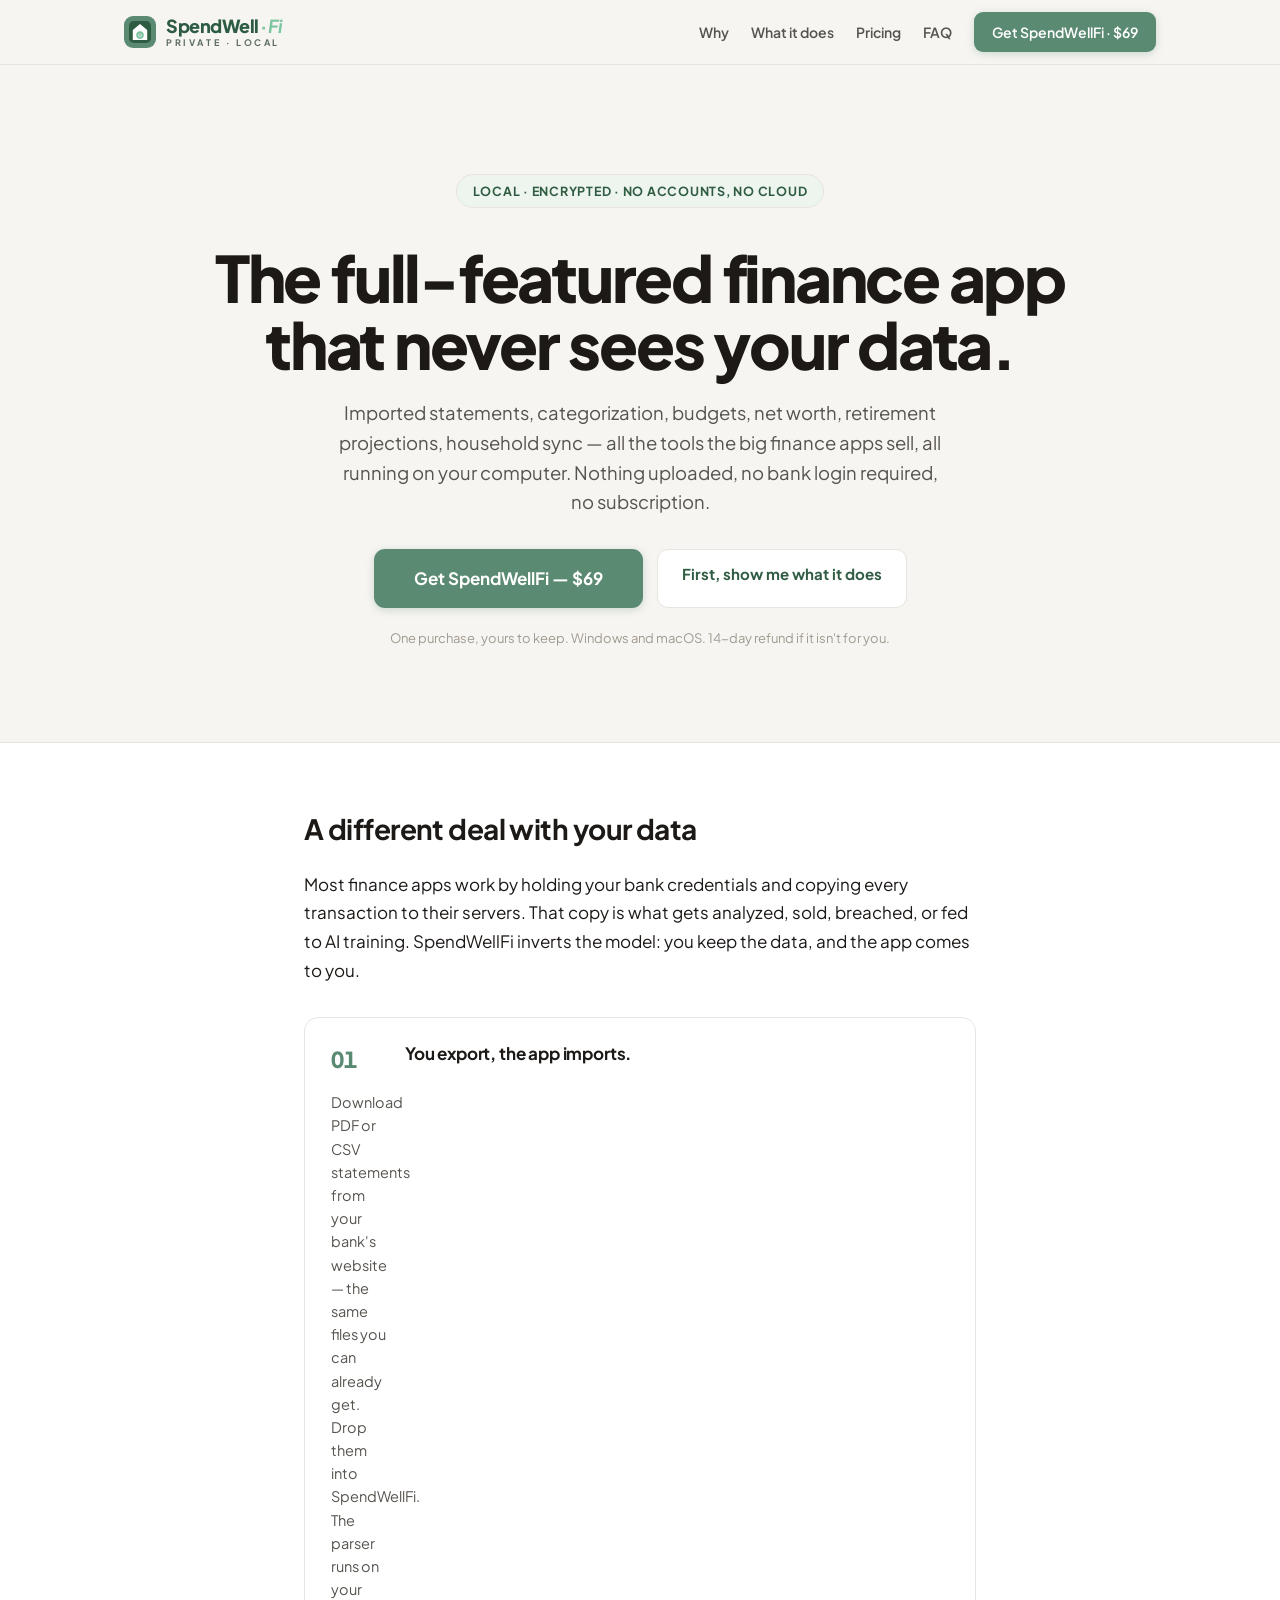
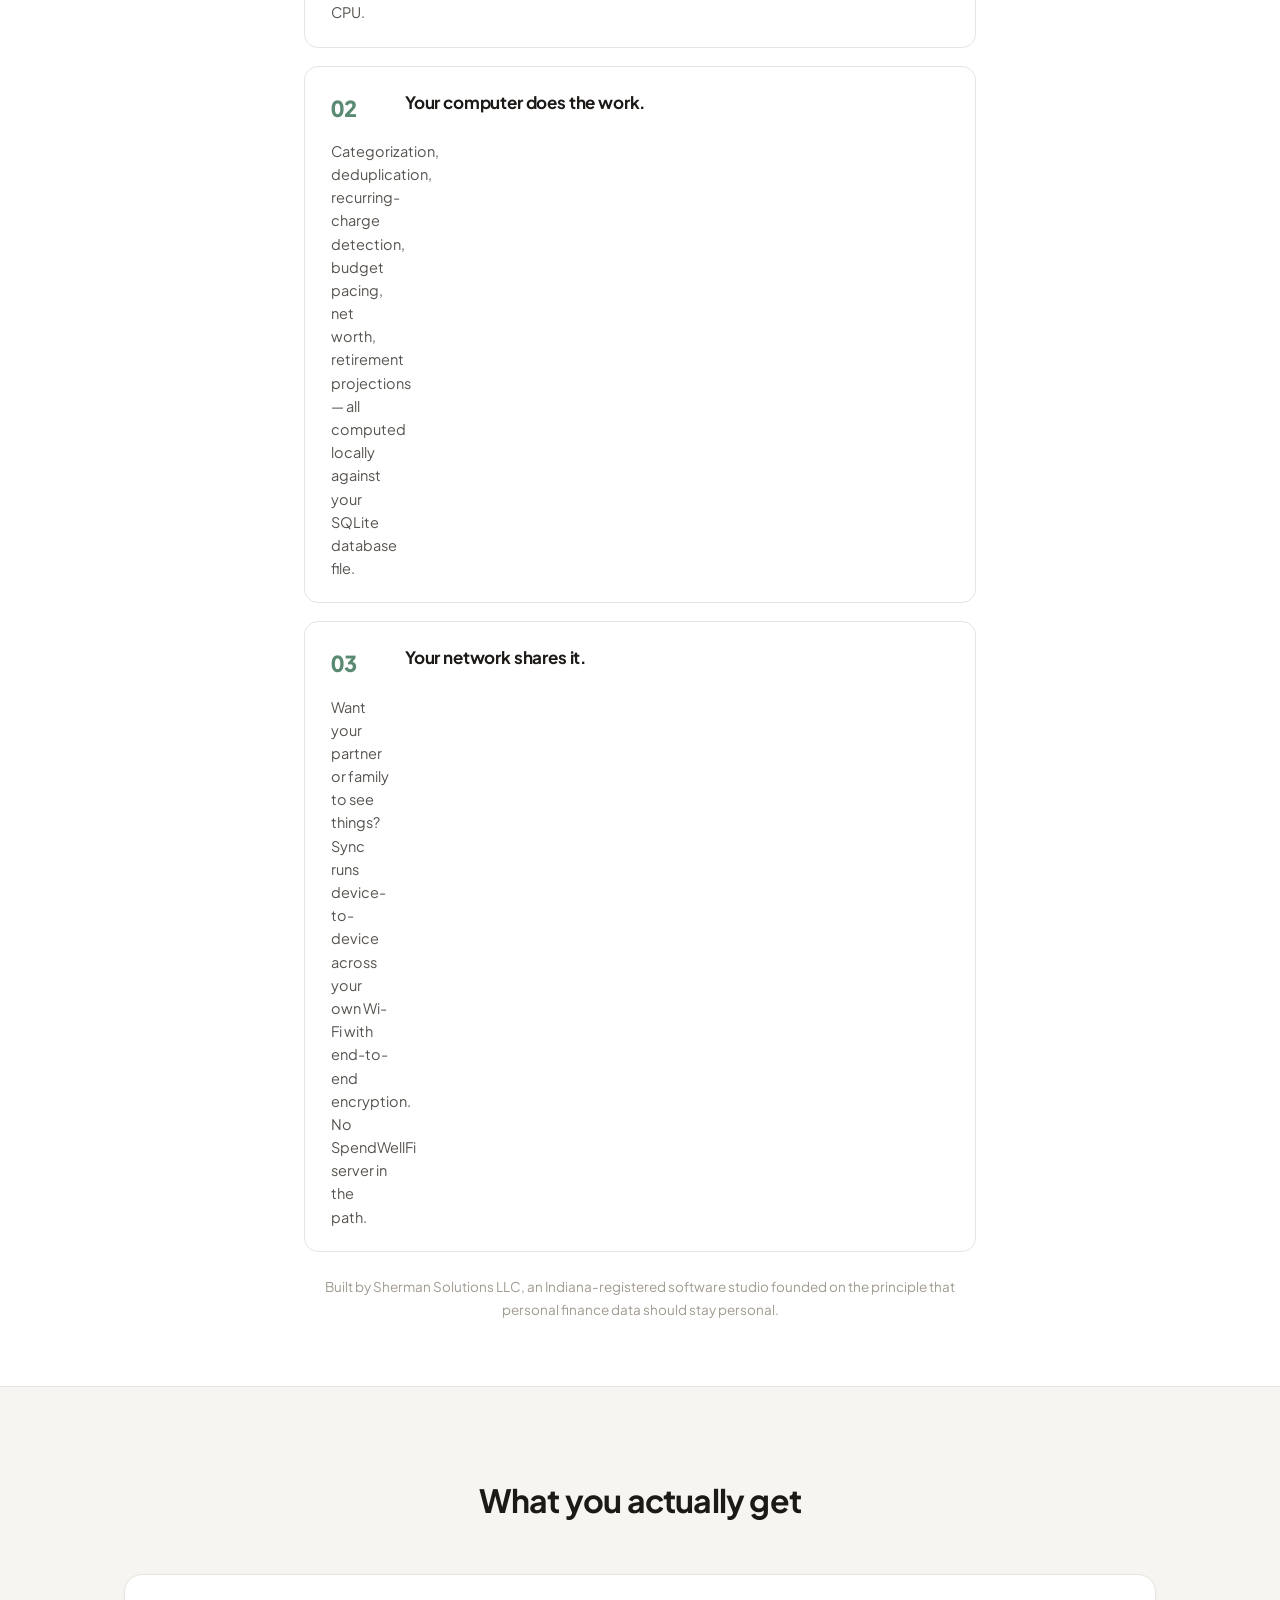
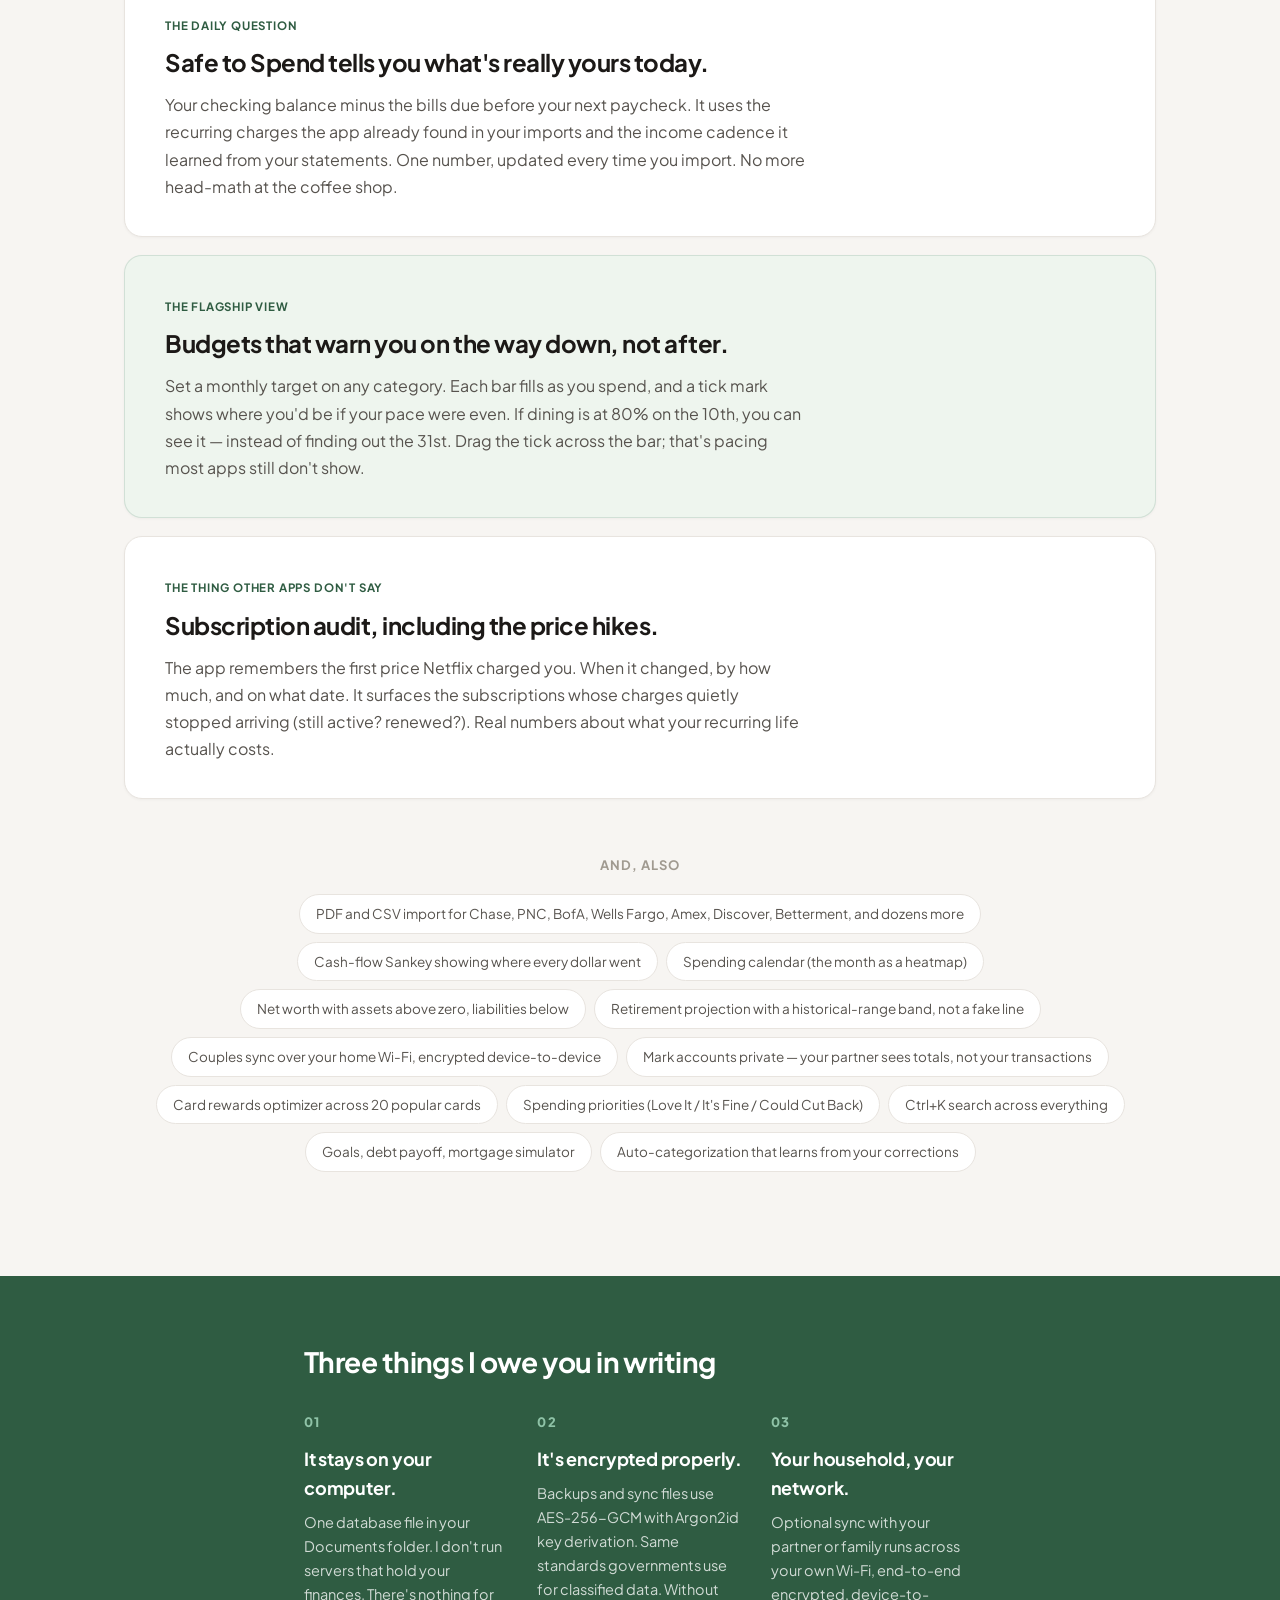
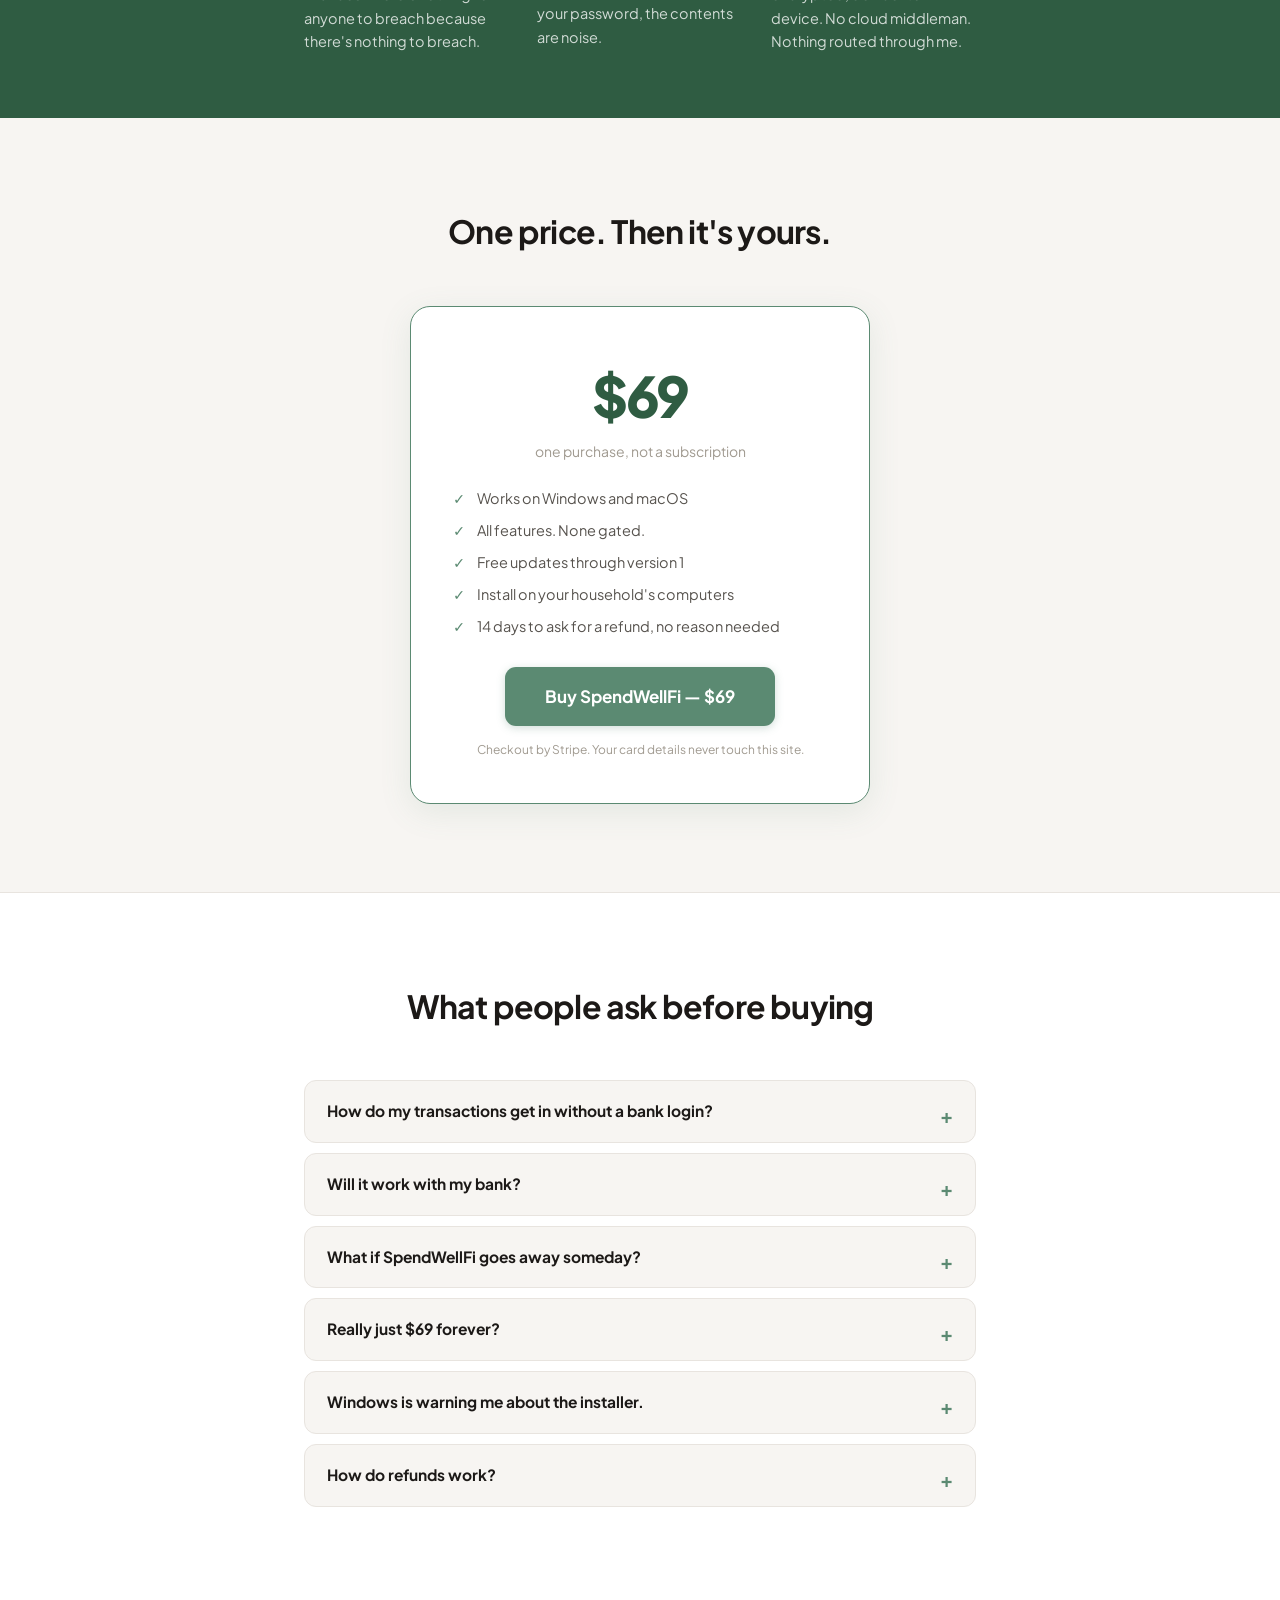
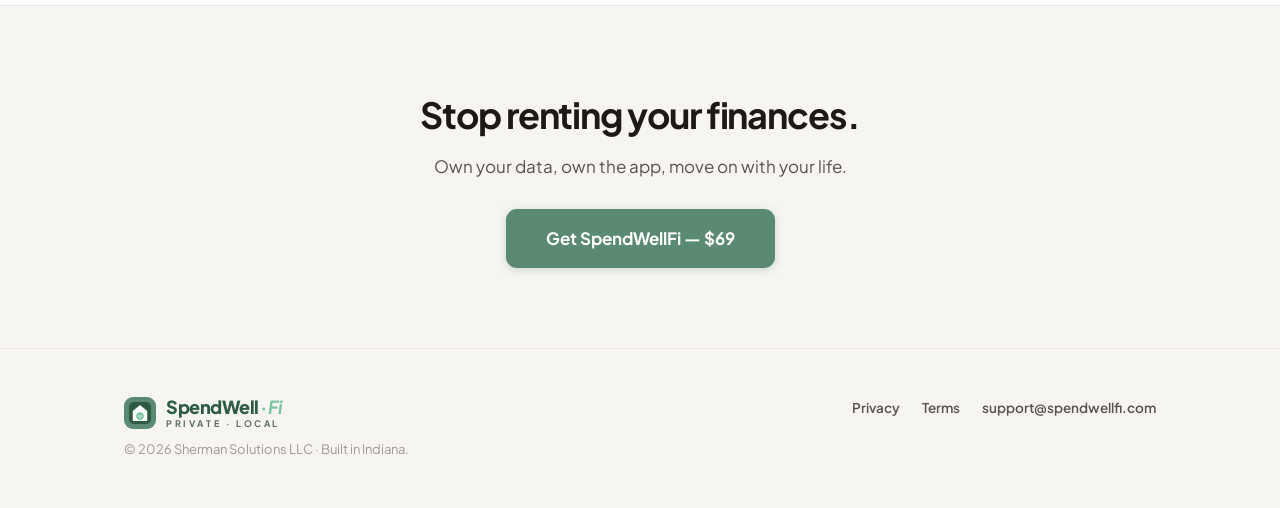
<file: index.html>
<!DOCTYPE html>
<html lang="en">
<head>
  <meta charset="UTF-8" />
  <meta name="viewport" content="width=device-width, initial-scale=1.0" />
  <title>SpendWellFi — Personal finance that stays on your computer</title>
  <meta name="description" content="The privacy-first finance app. Import bank statements, track spending, plan retirement. Everything runs on your machine, encrypted." />
  <link rel="preconnect" href="https://fonts.googleapis.com" />
  <link rel="preconnect" href="https://fonts.gstatic.com" crossorigin />
  <link href="https://fonts.googleapis.com/css2?family=Plus+Jakarta+Sans:wght@400;500;600;700;800&display=swap" rel="stylesheet" />
  <link rel="icon" type="image/svg+xml" href="icons/favicon.svg" />
  <link rel="icon" type="image/png" sizes="32x32" href="icons/favicon-32.png" />
  <link rel="icon" type="image/png" sizes="16x16" href="icons/favicon-16.png" />
  <link rel="apple-touch-icon" sizes="180x180" href="icons/apple-touch-icon.png" />
  <link rel="manifest" href="site.webmanifest" />
  <meta name="theme-color" content="#2D5C42" />
  <meta property="og:type" content="website" />
  <meta property="og:url" content="https://spendwellfi.com/" />
  <meta property="og:title" content="SpendWellFi — Personal finance that stays on your computer" />
  <meta property="og:description" content="The full-featured finance app that never sees your data. Local · encrypted · yours." />
  <meta property="og:image" content="https://spendwellfi.com/icons/og-card.png" />
  <meta property="og:image:width" content="1200" />
  <meta property="og:image:height" content="630" />
  <meta name="twitter:card" content="summary_large_image" />
  <meta name="twitter:title" content="SpendWellFi — The finance app that never sees your data" />
  <meta name="twitter:description" content="One-time purchase. Runs on your computer. Local · encrypted · yours." />
  <meta name="twitter:image" content="https://spendwellfi.com/icons/og-card.png" />
  <link rel="stylesheet" href="styles.css" />
</head>
<body>

  <!-- ── Nav ─────────────────────────────────────────────────────── -->
  <nav class="nav">
    <div class="container nav-inner">
      <a href="/" class="brand">
        <span class="brand-mark" aria-hidden="true">
          <svg viewBox="0 0 64 64">
            <rect width="64" height="64" rx="14" fill="#2D5C42" />
            <path fill="#ffffff" d="M 32 9 L 53 26 L 53 55 L 11 55 L 11 26 Z" />
            <circle cx="32" cy="41" r="11" fill="#7BC5A0" />
            <circle cx="32" cy="41" r="5" fill="#ffffff" />
            <circle cx="32" cy="41" r="1.6" fill="#2D5C42" />
            <line x1="32" y1="41" x2="32" y2="37.5" stroke="#2D5C42" stroke-width="1.6" stroke-linecap="round" />
          </svg>
        </span>
        <span class="wordmark-group">
          <span class="wordmark">SpendWell<span class="dot">·</span><span class="fi">Fi</span></span>
          <span class="tagline">PRIVATE · LOCAL</span>
        </span>
      </a>
      <div class="nav-links">
        <a href="#why">Why</a>
        <a href="#what">What it does</a>
        <a href="#pricing">Pricing</a>
        <a href="#faq">FAQ</a>
        <a class="btn btn-primary btn-small" href="#pricing">Get SpendWellFi · $69</a>
      </div>
    </div>
  </nav>

  <!-- ── Hero ────────────────────────────────────────────────────── -->
  <header class="hero">
    <div class="container">
      <p class="eyebrow">Local · encrypted · no accounts, no cloud</p>
      <h1>The full-featured finance app<br />that never sees your data.</h1>
      <p class="lede">
        Imported statements, categorization, budgets, net worth, retirement
        projections, household sync — all the tools the big finance apps
        sell, all running on your computer. Nothing uploaded, no bank
        login required, no subscription.
      </p>
      <div class="hero-actions">
        <a class="btn btn-primary btn-big" href="#pricing">Get SpendWellFi — $69</a>
        <a class="btn btn-ghost" href="#what">First, show me what it does</a>
      </div>
      <p class="hero-note">One purchase, yours to keep. Windows and macOS. 14-day refund if it isn't for you.</p>
    </div>
  </header>

  <!-- ── How it works (replaces personal voice) ──────────────────── -->
  <section id="why" class="band">
    <div class="container narrow why-block">
      <h2>A different deal with your data</h2>
      <p>
        Most finance apps work by holding your bank credentials and copying
        every transaction to their servers. That copy is what gets analyzed,
        sold, breached, or fed to AI training. SpendWellFi inverts the model:
        you keep the data, and the app comes to you.
      </p>
      <div class="howit">
        <div class="howit-step">
          <div class="howit-num">01</div>
          <h3>You export, the app imports.</h3>
          <p>Download PDF or CSV statements from your bank's website — the same files you can already get. Drop them into SpendWellFi. The parser runs on your CPU.</p>
        </div>
        <div class="howit-step">
          <div class="howit-num">02</div>
          <h3>Your computer does the work.</h3>
          <p>Categorization, deduplication, recurring-charge detection, budget pacing, net worth, retirement projections — all computed locally against your SQLite database file.</p>
        </div>
        <div class="howit-step">
          <div class="howit-num">03</div>
          <h3>Your network shares it.</h3>
          <p>Want your partner or family to see things? Sync runs device-to-device across your own Wi-Fi with end-to-end encryption. No SpendWellFi server in the path.</p>
        </div>
      </div>
      <p class="howit-note">
        Built by Sherman Solutions LLC, an Indiana-registered software studio
        founded on the principle that personal finance data should stay personal.
      </p>
    </div>
  </section>

  <!-- ── What it does (spotlights, not a sterile grid) ──────────── -->
  <section id="what" class="section">
    <div class="container">
      <h2 class="section-title">What you actually get</h2>

      <div class="spotlight">
        <div class="spotlight-tag">The daily question</div>
        <h3>Safe to Spend tells you what's really yours today.</h3>
        <p>
          Your checking balance minus the bills due before your next paycheck.
          It uses the recurring charges the app already found in your imports
          and the income cadence it learned from your statements. One number,
          updated every time you import. No more head-math at the coffee shop.
        </p>
      </div>

      <div class="spotlight spotlight-alt">
        <div class="spotlight-tag">The flagship view</div>
        <h3>Budgets that warn you on the way down, not after.</h3>
        <p>
          Set a monthly target on any category. Each bar fills as you spend,
          and a tick mark shows where you'd be if your pace were even.
          If dining is at 80% on the 10th, you can see it — instead of
          finding out the 31st. Drag the tick across the bar; that's pacing
          most apps still don't show.
        </p>
      </div>

      <div class="spotlight">
        <div class="spotlight-tag">The thing other apps don't say</div>
        <h3>Subscription audit, including the price hikes.</h3>
        <p>
          The app remembers the first price Netflix charged you. When it
          changed, by how much, and on what date. It surfaces the
          subscriptions whose charges quietly stopped arriving (still active?
          renewed?). Real numbers about what your recurring life actually costs.
        </p>
      </div>

      <h3 class="and-also">And, also</h3>
      <ul class="chip-list">
        <li>PDF and CSV import for Chase, PNC, BofA, Wells Fargo, Amex, Discover, Betterment, and dozens more</li>
        <li>Cash-flow Sankey showing where every dollar went</li>
        <li>Spending calendar (the month as a heatmap)</li>
        <li>Net worth with assets above zero, liabilities below</li>
        <li>Retirement projection with a historical-range band, not a fake line</li>
        <li>Couples sync over your home Wi-Fi, encrypted device-to-device</li>
        <li>Mark accounts private — your partner sees totals, not your transactions</li>
        <li>Card rewards optimizer across 20 popular cards</li>
        <li>Spending priorities (Love It / It's Fine / Could Cut Back)</li>
        <li>Ctrl+K search across everything</li>
        <li>Goals, debt payoff, mortgage simulator</li>
        <li>Auto-categorization that learns from your corrections</li>
      </ul>
    </div>
  </section>

  <!-- ── Privacy ─────────────────────────────────────────────────── -->
  <section id="privacy" class="band band-accent">
    <div class="container narrow">
      <h2>Three things I owe you in writing</h2>
      <div class="promise-row">
        <div class="promise-item">
          <div class="promise-num">01</div>
          <h3>It stays on your computer.</h3>
          <p>One database file in your Documents folder. I don't run servers that hold your finances. There's nothing for anyone to breach because there's nothing to breach.</p>
        </div>
        <div class="promise-item">
          <div class="promise-num">02</div>
          <h3>It's encrypted properly.</h3>
          <p>Backups and sync files use AES-256-GCM with Argon2id key derivation. Same standards governments use for classified data. Without your password, the contents are noise.</p>
        </div>
        <div class="promise-item">
          <div class="promise-num">03</div>
          <h3>Your household, your network.</h3>
          <p>Optional sync with your partner or family runs across your own Wi-Fi, end-to-end encrypted, device-to-device. No cloud middleman. Nothing routed through me.</p>
        </div>
      </div>
    </div>
  </section>

  <!-- ── Pricing ─────────────────────────────────────────────────── -->
  <section id="pricing" class="section">
    <div class="container">
      <h2 class="section-title">One price. Then it's yours.</h2>
      <div class="price-card">
        <div class="price-amount">$69</div>
        <div class="price-sub">one purchase, not a subscription</div>
        <ul>
          <li>Works on Windows and macOS</li>
          <li>All features. None gated.</li>
          <li>Free updates through version 1</li>
          <li>Install on your household's computers</li>
          <li>14 days to ask for a refund, no reason needed</li>
        </ul>
        <!-- STRIPE: replace href with your Stripe Payment Link -->
        <a class="btn btn-primary btn-big" href="REPLACE_WITH_STRIPE_PAYMENT_LINK">
          Buy SpendWellFi — $69
        </a>
        <p class="price-note">Checkout by Stripe. Your card details never touch this site.</p>
      </div>
    </div>
  </section>

  <!-- ── FAQ ─────────────────────────────────────────────────────── -->
  <section id="faq" class="section section-alt">
    <div class="container narrow">
      <h2 class="section-title">What people ask before buying</h2>

      <details>
        <summary>How do my transactions get in without a bank login?</summary>
        <p>You sign in to your bank's website like normal and download a statement (PDF or CSV). Drop it into SpendWellFi. The parsing happens on your computer. It's the one extra step that means nobody else holds your data — and most people forget it's an extra step within a week.</p>
      </details>

      <details>
        <summary>Will it work with my bank?</summary>
        <p>PDFs from Chase (personal, business, credit cards), PNC checking and credit cards, Bank of America, Wells Fargo, American Express, Discover, and Betterment are all directly supported. CSV imports cover dozens more. Unknown formats fall through to a generic parser. If your bank doesn't work, send a redacted sample to <a href="mailto:support@spendwellfi.com">support@spendwellfi.com</a> and there's a good chance it'll be supported in the next release.</p>
      </details>

      <details>
        <summary>What if SpendWellFi goes away someday?</summary>
        <p>Your database is a plain SQLite file in your Documents folder. The app keeps working without me. You can open the file with any SQLite tool, export to CSV or Excel anytime, and your existing copy of the app keeps running because nothing about it phones home. This is the part subscription apps can't promise.</p>
      </details>

      <details>
        <summary>Really just $69 forever?</summary>
        <p>For version 1, yes. Bug fixes and new features released under v1 are free. If a major v2 ever ships, it'll be an optional upgrade at a discount — your v1 stays working regardless.</p>
      </details>

      <details>
        <summary>Windows is warning me about the installer.</summary>
        <p>Windows SmartScreen sometimes shows a warning the first few times a newly signed installer is downloaded. The installer is signed by Sherman Solutions LLC; click "More info" then "Run anyway." This warning disappears as Microsoft's reputation system catches up with each release.</p>
      </details>

      <details>
        <summary>How do refunds work?</summary>
        <p>Email <a href="mailto:support@spendwellfi.com">support@spendwellfi.com</a> within 14 days with your Stripe order number. Refunded to your card, no questions. (I'd rather you weren't using something that doesn't fit.)</p>
      </details>
    </div>
  </section>

  <!-- ── Final buy band ──────────────────────────────────────────── -->
  <section class="final-buy">
    <div class="container">
      <h2>Stop renting your finances.</h2>
      <p>Own your data, own the app, move on with your life.</p>
      <a class="btn btn-primary btn-big" href="#pricing">Get SpendWellFi — $69</a>
    </div>
  </section>

  <!-- ── Footer ──────────────────────────────────────────────────── -->
  <footer class="footer">
    <div class="container footer-inner">
      <div>
        <div class="brand">
          <span class="brand-mark" aria-hidden="true">
            <svg viewBox="0 0 64 64">
              <rect width="64" height="64" rx="14" fill="#2D5C42" />
              <path fill="#ffffff" d="M 32 9 L 53 26 L 53 55 L 11 55 L 11 26 Z" />
              <circle cx="32" cy="41" r="11" fill="#7BC5A0" />
              <circle cx="32" cy="41" r="5" fill="#ffffff" />
              <circle cx="32" cy="41" r="1.6" fill="#2D5C42" />
              <line x1="32" y1="41" x2="32" y2="37.5" stroke="#2D5C42" stroke-width="1.6" stroke-linecap="round" />
            </svg>
          </span>
          <span class="wordmark-group">
          <span class="wordmark">SpendWell<span class="dot">·</span><span class="fi">Fi</span></span>
          <span class="tagline">PRIVATE · LOCAL</span>
        </span>
        </div>
        <p>© 2026 Sherman Solutions LLC · Built in Indiana.</p>
      </div>
      <div class="footer-links">
        <a href="privacy.html">Privacy</a>
        <a href="terms.html">Terms</a>
        <a href="mailto:support@spendwellfi.com">support@spendwellfi.com</a>
      </div>
    </div>
  </footer>

  <!-- ── Floating buy button (visible after first scroll) ────────── -->
  <a href="#pricing" class="float-buy" id="floatBuy" aria-label="Buy SpendWellFi for $69">
    Buy SpendWellFi · $69
  </a>
  <script>
    (function () {
      var btn = document.getElementById('floatBuy');
      var hero = document.querySelector('.hero');
      var pricing = document.getElementById('pricing');
      function check() {
        if (!hero || !pricing) return;
        var heroBottom = hero.getBoundingClientRect().bottom;
        var pricingTop = pricing.getBoundingClientRect().top;
        // Show after the hero scrolls off and before the pricing card is in view
        if (heroBottom < 0 && pricingTop > 200) {
          btn.classList.add('show');
        } else {
          btn.classList.remove('show');
        }
      }
      window.addEventListener('scroll', check, { passive: true });
      window.addEventListener('resize', check);
      check();
    })();
  </script>

</body>
</html>
</file>
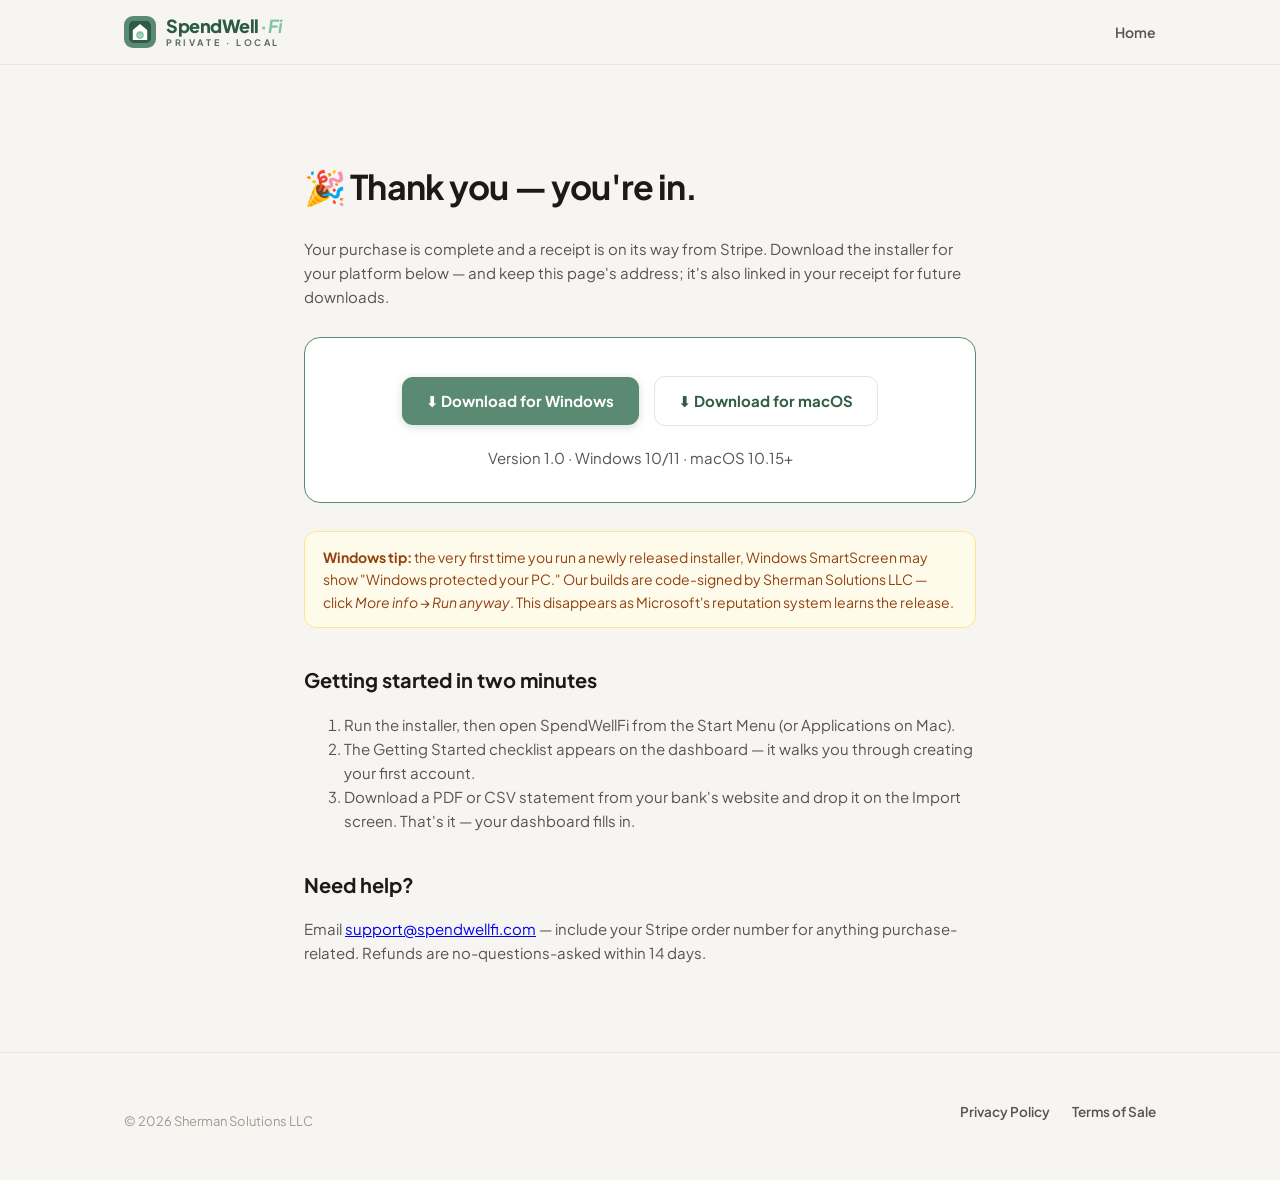
<file: download.html>
<!DOCTYPE html>
<html lang="en">
<head>
  <meta charset="UTF-8" />
  <meta name="viewport" content="width=device-width, initial-scale=1.0" />
  <title>Download SpendWellFi — Thank you!</title>
  <meta name="robots" content="noindex" />
  <link href="https://fonts.googleapis.com/css2?family=Plus+Jakarta+Sans:wght@400;500;600;700;800&display=swap" rel="stylesheet" />
  <link rel="icon" type="image/svg+xml" href="icons/favicon.svg" />
  <link rel="icon" type="image/png" sizes="32x32" href="icons/favicon-32.png" />
  <link rel="icon" type="image/png" sizes="16x16" href="icons/favicon-16.png" />
  <link rel="apple-touch-icon" sizes="180x180" href="icons/apple-touch-icon.png" />
  <link rel="manifest" href="site.webmanifest" />
  <meta name="theme-color" content="#2D5C42" />
  <link rel="stylesheet" href="styles.css" />
</head>
<body>
  <nav class="nav">
    <div class="container nav-inner">
      <div class="brand">
        <span class="brand-mark" aria-hidden="true">
          <svg viewBox="0 0 64 64">
            <rect width="64" height="64" rx="14" fill="#2D5C42" />
            <path fill="#ffffff" d="M 32 9 L 53 26 L 53 55 L 11 55 L 11 26 Z" />
            <circle cx="32" cy="41" r="11" fill="#7BC5A0" />
            <circle cx="32" cy="41" r="5" fill="#ffffff" />
            <circle cx="32" cy="41" r="1.6" fill="#2D5C42" />
            <line x1="32" y1="41" x2="32" y2="37.5" stroke="#2D5C42" stroke-width="1.6" stroke-linecap="round" />
          </svg>
        </span>
        <span class="wordmark-group">
          <span class="wordmark">SpendWell<span class="dot">·</span><span class="fi">Fi</span></span>
          <span class="tagline">PRIVATE · LOCAL</span>
        </span>
      </div>
      <div class="nav-links"><a href="index.html">Home</a></div>
    </div>
  </nav>

  <main class="page">
    <h1>🎉 Thank you — you're in.</h1>
    <p>
      Your purchase is complete and a receipt is on its way from Stripe.
      Download the installer for your platform below — and keep this page's
      address; it's also linked in your receipt for future downloads.
    </p>

    <div class="download-box">
      <!-- DOWNLOADS: replace hrefs with your hosted installer URLs (see README) -->
      <a class="btn btn-primary" href="dl/SpendWellFi-1.0-windows-setup.exe">⬇ Download for Windows</a>
      <a class="btn btn-ghost" href="REPLACE_WITH_MACOS_DMG_URL">⬇ Download for macOS</a>
      <p class="price-note">Version 1.0 · Windows 10/11 · macOS 10.15+</p>
    </div>

    <div class="note-box">
      <strong>Windows tip:</strong> the very first time you run a newly released installer, Windows
      SmartScreen may show "Windows protected your PC." Our builds are code-signed by
      Sherman Solutions LLC — click <em>More info → Run anyway</em>. This disappears as
      Microsoft's reputation system learns the release.
    </div>

    <h2>Getting started in two minutes</h2>
    <ol>
      <li>Run the installer, then open SpendWellFi from the Start Menu (or Applications on Mac).</li>
      <li>The Getting Started checklist appears on the dashboard — it walks you through creating your first account.</li>
      <li>Download a PDF or CSV statement from your bank's website and drop it on the Import screen. That's it — your dashboard fills in.</li>
    </ol>

    <h2>Need help?</h2>
    <p>
      Email <a href="mailto:support@spendwellfi.com">support@spendwellfi.com</a> — include your
      Stripe order number for anything purchase-related. Refunds are no-questions-asked within 14 days.
    </p>
  </main>

  <footer class="footer">
    <div class="container footer-inner">
      <p>© 2026 Sherman Solutions LLC</p>
      <div class="footer-links">
        <a href="privacy.html">Privacy Policy</a>
        <a href="terms.html">Terms of Sale</a>
      </div>
    </div>
  </footer>
</body>
</html>
</file>
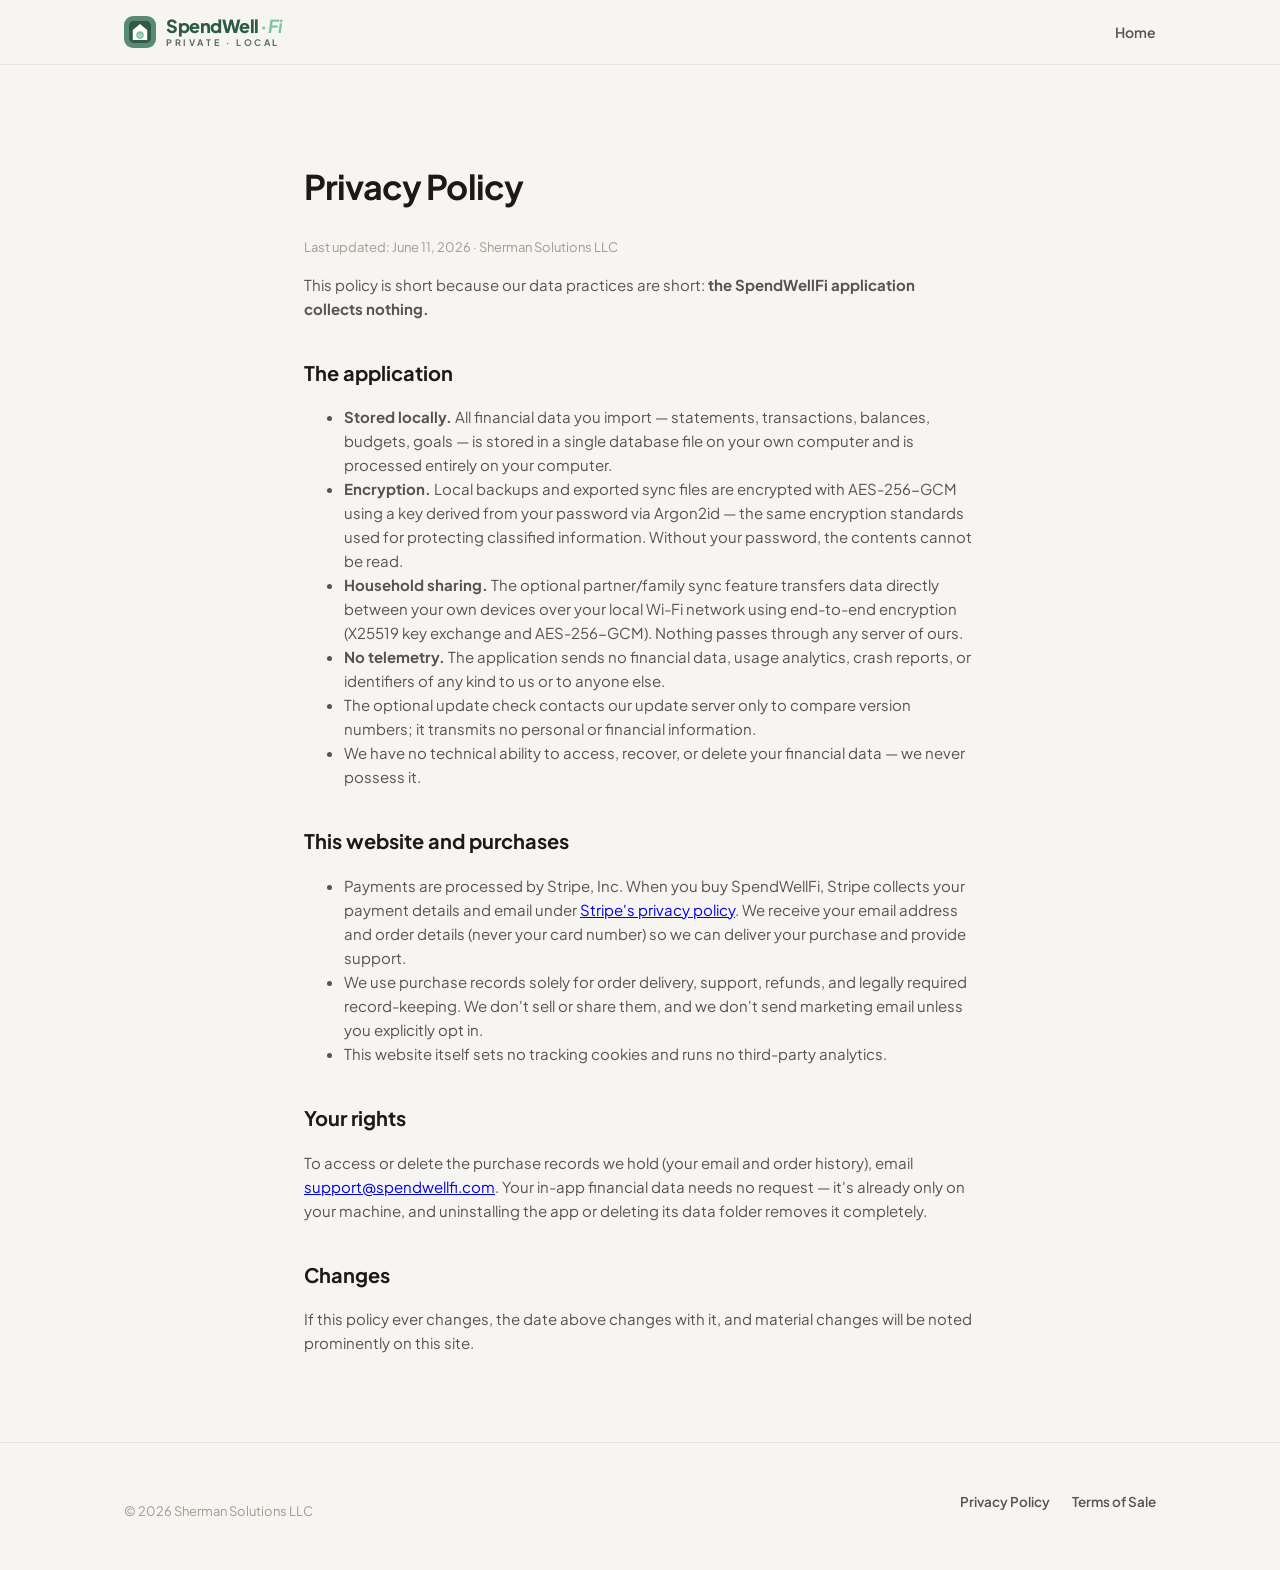
<file: privacy.html>
<!DOCTYPE html>
<html lang="en">
<head>
  <meta charset="UTF-8" />
  <meta name="viewport" content="width=device-width, initial-scale=1.0" />
  <title>Privacy Policy — SpendWellFi</title>
  <link href="https://fonts.googleapis.com/css2?family=Plus+Jakarta+Sans:wght@400;500;600;700;800&display=swap" rel="stylesheet" />
  <link rel="icon" type="image/svg+xml" href="icons/favicon.svg" />
  <link rel="icon" type="image/png" sizes="32x32" href="icons/favicon-32.png" />
  <link rel="icon" type="image/png" sizes="16x16" href="icons/favicon-16.png" />
  <link rel="apple-touch-icon" sizes="180x180" href="icons/apple-touch-icon.png" />
  <link rel="manifest" href="site.webmanifest" />
  <meta name="theme-color" content="#2D5C42" />
  <link rel="stylesheet" href="styles.css" />
</head>
<body>
  <nav class="nav">
    <div class="container nav-inner">
      <div class="brand">
        <span class="brand-mark" aria-hidden="true">
          <svg viewBox="0 0 64 64">
            <rect width="64" height="64" rx="14" fill="#2D5C42" />
            <path fill="#ffffff" d="M 32 9 L 53 26 L 53 55 L 11 55 L 11 26 Z" />
            <circle cx="32" cy="41" r="11" fill="#7BC5A0" />
            <circle cx="32" cy="41" r="5" fill="#ffffff" />
            <circle cx="32" cy="41" r="1.6" fill="#2D5C42" />
            <line x1="32" y1="41" x2="32" y2="37.5" stroke="#2D5C42" stroke-width="1.6" stroke-linecap="round" />
          </svg>
        </span>
        <span class="wordmark-group">
          <span class="wordmark">SpendWell<span class="dot">·</span><span class="fi">Fi</span></span>
          <span class="tagline">PRIVATE · LOCAL</span>
        </span>
      </div>
      <div class="nav-links"><a href="index.html">Home</a></div>
    </div>
  </nav>

  <main class="page">
    <h1>Privacy Policy</h1>
    <p class="updated">Last updated: June 11, 2026 · Sherman Solutions LLC</p>

    <p>
      This policy is short because our data practices are short:
      <strong>the SpendWellFi application collects nothing.</strong>
    </p>

    <h2>The application</h2>
    <ul>
      <li><strong>Stored locally.</strong> All financial data you import — statements, transactions, balances, budgets, goals — is stored in a single database file on your own computer and is processed entirely on your computer.</li>
      <li><strong>Encryption.</strong> Local backups and exported sync files are encrypted with AES-256-GCM using a key derived from your password via Argon2id — the same encryption standards used for protecting classified information. Without your password, the contents cannot be read.</li>
      <li><strong>Household sharing.</strong> The optional partner/family sync feature transfers data directly between your own devices over your local Wi-Fi network using end-to-end encryption (X25519 key exchange and AES-256-GCM). Nothing passes through any server of ours.</li>
      <li><strong>No telemetry.</strong> The application sends no financial data, usage analytics, crash reports, or identifiers of any kind to us or to anyone else.</li>
      <li>The optional update check contacts our update server only to compare version numbers; it transmits no personal or financial information.</li>
      <li>We have no technical ability to access, recover, or delete your financial data — we never possess it.</li>
    </ul>

    <h2>This website and purchases</h2>
    <ul>
      <li>Payments are processed by Stripe, Inc. When you buy SpendWellFi, Stripe collects your payment details and email under <a href="https://stripe.com/privacy">Stripe's privacy policy</a>. We receive your email address and order details (never your card number) so we can deliver your purchase and provide support.</li>
      <li>We use purchase records solely for order delivery, support, refunds, and legally required record-keeping. We don't sell or share them, and we don't send marketing email unless you explicitly opt in.</li>
      <li>This website itself sets no tracking cookies and runs no third-party analytics.</li>
    </ul>

    <h2>Your rights</h2>
    <p>
      To access or delete the purchase records we hold (your email and order history), email
      <a href="mailto:support@spendwellfi.com">support@spendwellfi.com</a>. Your in-app financial
      data needs no request — it's already only on your machine, and uninstalling the app or
      deleting its data folder removes it completely.
    </p>

    <h2>Changes</h2>
    <p>If this policy ever changes, the date above changes with it, and material changes will be noted prominently on this site.</p>
  </main>

  <footer class="footer">
    <div class="container footer-inner">
      <p>© 2026 Sherman Solutions LLC</p>
      <div class="footer-links">
        <a href="privacy.html">Privacy Policy</a>
        <a href="terms.html">Terms of Sale</a>
      </div>
    </div>
  </footer>
</body>
</html>
</file>
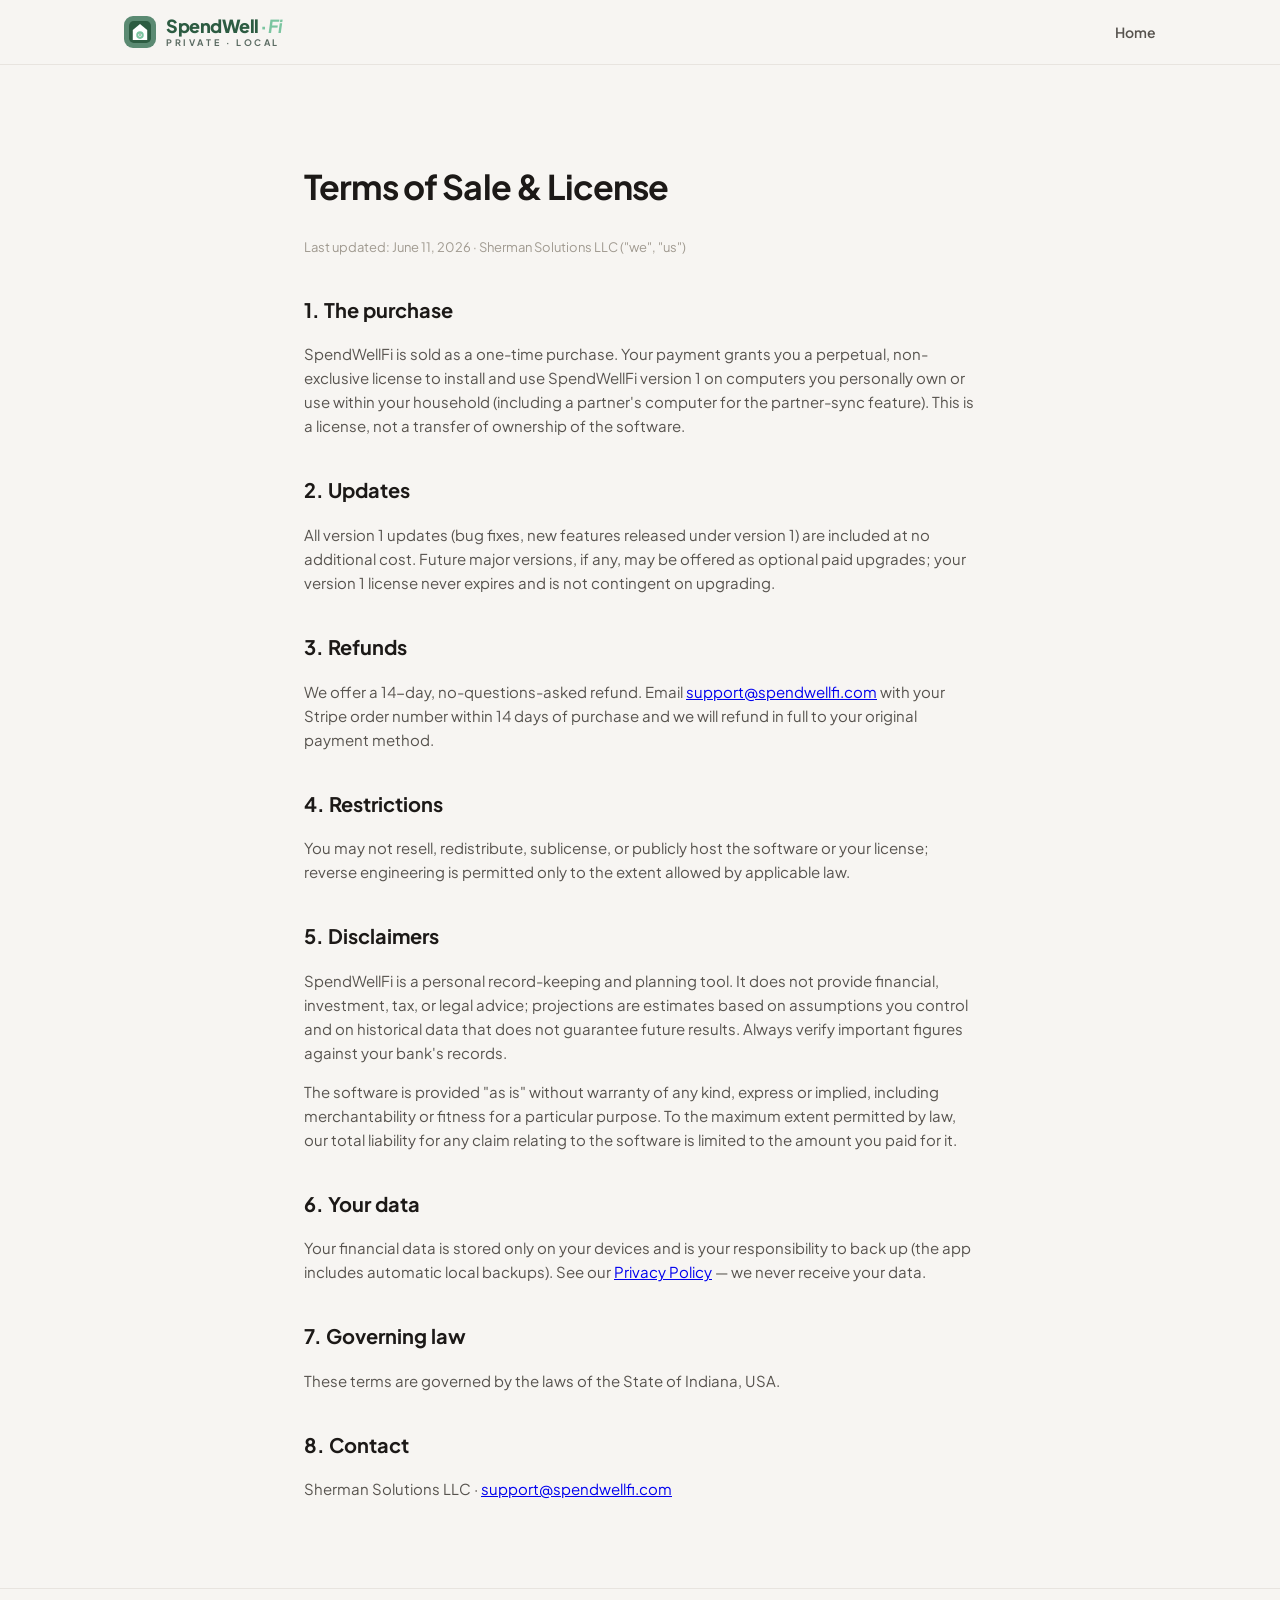
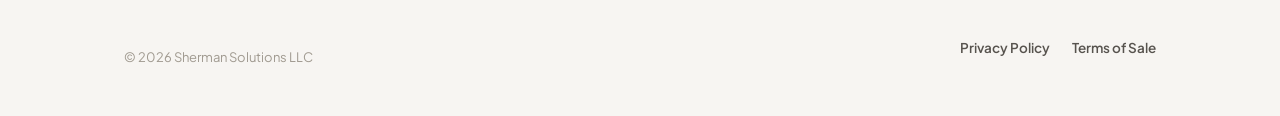
<file: terms.html>
<!DOCTYPE html>
<html lang="en">
<head>
  <meta charset="UTF-8" />
  <meta name="viewport" content="width=device-width, initial-scale=1.0" />
  <title>Terms of Sale — SpendWellFi</title>
  <link href="https://fonts.googleapis.com/css2?family=Plus+Jakarta+Sans:wght@400;500;600;700;800&display=swap" rel="stylesheet" />
  <link rel="icon" type="image/svg+xml" href="icons/favicon.svg" />
  <link rel="icon" type="image/png" sizes="32x32" href="icons/favicon-32.png" />
  <link rel="icon" type="image/png" sizes="16x16" href="icons/favicon-16.png" />
  <link rel="apple-touch-icon" sizes="180x180" href="icons/apple-touch-icon.png" />
  <link rel="manifest" href="site.webmanifest" />
  <meta name="theme-color" content="#2D5C42" />
  <link rel="stylesheet" href="styles.css" />
</head>
<body>
  <nav class="nav">
    <div class="container nav-inner">
      <div class="brand">
        <span class="brand-mark" aria-hidden="true">
          <svg viewBox="0 0 64 64">
            <rect width="64" height="64" rx="14" fill="#2D5C42" />
            <path fill="#ffffff" d="M 32 9 L 53 26 L 53 55 L 11 55 L 11 26 Z" />
            <circle cx="32" cy="41" r="11" fill="#7BC5A0" />
            <circle cx="32" cy="41" r="5" fill="#ffffff" />
            <circle cx="32" cy="41" r="1.6" fill="#2D5C42" />
            <line x1="32" y1="41" x2="32" y2="37.5" stroke="#2D5C42" stroke-width="1.6" stroke-linecap="round" />
          </svg>
        </span>
        <span class="wordmark-group">
          <span class="wordmark">SpendWell<span class="dot">·</span><span class="fi">Fi</span></span>
          <span class="tagline">PRIVATE · LOCAL</span>
        </span>
      </div>
      <div class="nav-links"><a href="index.html">Home</a></div>
    </div>
  </nav>

  <main class="page">
    <h1>Terms of Sale &amp; License</h1>
    <p class="updated">Last updated: June 11, 2026 · Sherman Solutions LLC ("we", "us")</p>

    <h2>1. The purchase</h2>
    <p>
      SpendWellFi is sold as a one-time purchase. Your payment grants you a perpetual,
      non-exclusive license to install and use SpendWellFi version 1 on computers you
      personally own or use within your household (including a partner's computer for
      the partner-sync feature). This is a license, not a transfer of ownership of the software.
    </p>

    <h2>2. Updates</h2>
    <p>
      All version 1 updates (bug fixes, new features released under version 1) are included
      at no additional cost. Future major versions, if any, may be offered as optional paid
      upgrades; your version 1 license never expires and is not contingent on upgrading.
    </p>

    <h2>3. Refunds</h2>
    <p>
      We offer a 14-day, no-questions-asked refund. Email
      <a href="mailto:support@spendwellfi.com">support@spendwellfi.com</a> with your Stripe
      order number within 14 days of purchase and we will refund in full to your original
      payment method.
    </p>

    <h2>4. Restrictions</h2>
    <p>
      You may not resell, redistribute, sublicense, or publicly host the software or your
      license; reverse engineering is permitted only to the extent allowed by applicable law.
    </p>

    <h2>5. Disclaimers</h2>
    <p>
      SpendWellFi is a personal record-keeping and planning tool. It does not provide
      financial, investment, tax, or legal advice; projections are estimates based on
      assumptions you control and on historical data that does not guarantee future results.
      Always verify important figures against your bank's records.
    </p>
    <p>
      The software is provided "as is" without warranty of any kind, express or implied,
      including merchantability or fitness for a particular purpose. To the maximum extent
      permitted by law, our total liability for any claim relating to the software is limited
      to the amount you paid for it.
    </p>

    <h2>6. Your data</h2>
    <p>
      Your financial data is stored only on your devices and is your responsibility to back
      up (the app includes automatic local backups). See our
      <a href="privacy.html">Privacy Policy</a> — we never receive your data.
    </p>

    <h2>7. Governing law</h2>
    <p>These terms are governed by the laws of the State of Indiana, USA.</p>

    <h2>8. Contact</h2>
    <p>Sherman Solutions LLC · <a href="mailto:support@spendwellfi.com">support@spendwellfi.com</a></p>
  </main>

  <footer class="footer">
    <div class="container footer-inner">
      <p>© 2026 Sherman Solutions LLC</p>
      <div class="footer-links">
        <a href="privacy.html">Privacy Policy</a>
        <a href="terms.html">Terms of Sale</a>
      </div>
    </div>
  </footer>
</body>
</html>
</file>
<file: styles.css>
/* SpendWellFi marketing site — matches the app's design language:
   cream surfaces, sage accent, Plus Jakarta Sans, quiet borders. */

:root {
  --bg: #F7F5F2;
  --surface: #FFFFFF;
  --ink: #1c1917;
  --ink-soft: #57534e;
  --ink-mute: #a09a90;
  --accent: #5B8A72;
  --accent-deep: #2f5c42;
  --accent-light: #EEF5EE;
  --border: #e8e4df;
  --radius: 14px;
}

* { box-sizing: border-box; }

html { scroll-behavior: smooth; }

body {
  margin: 0;
  font-family: 'Plus Jakarta Sans', 'Inter', system-ui, sans-serif;
  background: var(--bg);
  color: var(--ink);
  line-height: 1.6;
  -webkit-font-smoothing: antialiased;
}

.container { max-width: 1080px; margin: 0 auto; padding: 0 24px; }
.narrow { max-width: 720px; }

/* ── Nav ─────────────────────────────────────────────── */
.nav {
  position: sticky; top: 0; z-index: 50;
  background: rgba(247, 245, 242, 0.92);
  backdrop-filter: blur(8px);
  border-bottom: 1px solid var(--border);
}
.nav-inner { display: flex; align-items: center; justify-content: space-between; height: 64px; }
.brand { display: flex; align-items: center; gap: 10px; font-weight: 800; font-size: 18px; letter-spacing: -0.025em; color: #2D5C42; text-decoration: none; }
.brand .dot { color: #7BC5A0; margin: 0 1px; font-weight: 800; }
.brand .wordmark .fi { color: #7BC5A0; font-weight: 700; font-style: italic; }
.brand .wordmark-group { display: inline-flex; flex-direction: column; line-height: 1.05; }
.brand .wordmark { display: block; }
.brand .tagline { font-size: 9px; font-weight: 700; letter-spacing: 2.6px; color: #5B6B62; margin-top: 2px; }
.brand-mark { background: transparent; }
.brand-mark svg { width: 34px; height: 34px; display: block; }
.brand-mark {
  display: inline-flex; align-items: center; justify-content: center;
  width: 32px; height: 32px; border-radius: 9px;
  background: var(--accent); color: #fff;
  flex-shrink: 0;
}
.brand-mark svg {
  width: 22px; height: 22px;
  display: block;
}
.nav-links { display: flex; align-items: center; gap: 22px; }
.nav-links a { color: var(--ink-soft); text-decoration: none; font-size: 14px; font-weight: 600; }
.nav-links a:hover { color: var(--accent-deep); }
/* The nav-links text-link rule above out-specifies .btn-primary's color,
   washing the Buy button to muted gray. Force the button colors back. */
.nav-links a.btn-primary { color: #fff; }
.nav-links a.btn-primary:hover { color: #fff; }
.nav-links a.btn-ghost { color: var(--accent-deep); }

/* ── Buttons ─────────────────────────────────────────── */
.btn {
  display: inline-block; text-decoration: none; font-weight: 700;
  border-radius: 11px; padding: 12px 24px; font-size: 15px;
  transition: transform 0.12s ease, box-shadow 0.12s ease;
}
.btn-primary {
  background: var(--accent); color: #fff;
  box-shadow: 0 2px 8px rgba(91, 138, 114, 0.28);
}
.btn-primary:hover { transform: translateY(-1px); box-shadow: 0 4px 14px rgba(91, 138, 114, 0.34); }
.btn-ghost { color: var(--accent-deep); border: 1.5px solid var(--border); background: var(--surface); }
.btn-ghost:hover { border-color: var(--accent); }
.btn-small { padding: 9px 18px; font-size: 13.5px; border-radius: 9px; }
.btn-big { padding: 16px 40px; font-size: 17px; }

/* ── Hero ────────────────────────────────────────────── */
.hero { padding: 96px 0 80px; text-align: center; }
.eyebrow {
  display: inline-block; font-size: 12.5px; font-weight: 700;
  letter-spacing: 0.06em; text-transform: uppercase;
  color: var(--accent-deep); background: var(--accent-light);
  border: 1px solid var(--border); border-radius: 99px; padding: 6px 16px;
}
.hero h1 {
  font-size: clamp(40px, 7vw, 64px); font-weight: 800;
  letter-spacing: -0.035em; line-height: 1.05; margin: 24px 0 20px;
}
.hero h1 em { font-style: italic; color: var(--accent-deep); }
.lede { font-size: 18.5px; color: var(--ink-soft); max-width: 620px; margin: 0 auto 32px; }
.hero-actions { display: flex; gap: 14px; justify-content: center; flex-wrap: wrap; }
.hero-note { font-size: 13px; color: var(--ink-mute); margin-top: 20px; }

/* ── Bands & sections ────────────────────────────────── */
.band { padding: 64px 0; background: var(--surface); border-top: 1px solid var(--border); border-bottom: 1px solid var(--border); }
.band h2 { font-size: 28px; letter-spacing: -0.02em; margin: 0 0 14px; }
.band p { color: var(--ink-soft); font-size: 16.5px; margin: 0; }

.band-accent { background: var(--accent-deep); color: #fff; border: none; }
.band-accent h2 { color: #fff; }
.promise { list-style: none; padding: 0; margin: 20px 0 0; display: grid; gap: 14px; }
.promise li { padding-left: 28px; position: relative; color: rgba(255,255,255,0.88); font-size: 16px; }
.promise li::before { content: "✓"; position: absolute; left: 0; font-weight: 800; color: #9fd4b8; }
.promise strong { color: #fff; }

.section { padding: 88px 0; }
.section-alt { background: var(--surface); border-top: 1px solid var(--border); }
.section-title { text-align: center; font-size: 32px; letter-spacing: -0.025em; margin: 0 0 48px; }

/* ── Feature grid ────────────────────────────────────── */
.grid { display: grid; grid-template-columns: repeat(auto-fit, minmax(290px, 1fr)); gap: 18px; }
.card {
  background: var(--surface); border: 1px solid var(--border);
  border-radius: var(--radius); padding: 24px 26px;
  box-shadow: 0 1px 2px rgba(28, 25, 23, 0.04);
}
.card h3 { margin: 0 0 8px; font-size: 16.5px; letter-spacing: -0.01em; }
.card p { margin: 0; font-size: 14px; color: var(--ink-soft); }

/* ── Pricing ─────────────────────────────────────────── */
.price-card {
  max-width: 460px; margin: 0 auto; text-align: center;
  background: var(--surface); border: 1.5px solid var(--accent);
  border-radius: 20px; padding: 44px 40px;
  box-shadow: 0 8px 32px rgba(91, 138, 114, 0.12);
}
.price-amount { font-size: 56px; font-weight: 800; letter-spacing: -0.04em; color: var(--accent-deep); }
.price-sub { font-size: 14px; color: var(--ink-mute); margin-bottom: 24px; }
.price-card ul { list-style: none; padding: 0; margin: 0 0 28px; display: grid; gap: 9px; text-align: left; }
.price-card li { padding-left: 26px; position: relative; font-size: 14.5px; color: var(--ink-soft); }
.price-card li::before { content: "✓"; position: absolute; left: 2px; color: var(--accent); font-weight: 800; }
.price-note { font-size: 12px; color: var(--ink-mute); margin: 14px 0 0; }

/* ── FAQ ─────────────────────────────────────────────── */
details {
  background: var(--bg); border: 1px solid var(--border);
  border-radius: 12px; padding: 18px 22px; margin-bottom: 10px;
}
details summary {
  cursor: pointer; font-weight: 700; font-size: 15.5px;
  list-style: none; position: relative; padding-right: 28px;
}
details summary::after { content: "+"; position: absolute; right: 0; top: 0; font-size: 20px; color: var(--accent); }
details[open] summary::after { content: "–"; }
details p { color: var(--ink-soft); font-size: 14.5px; margin: 12px 0 2px; }

/* ── Footer ──────────────────────────────────────────── */
.footer { padding: 48px 0; border-top: 1px solid var(--border); }
.footer-inner { display: flex; justify-content: space-between; align-items: flex-start; flex-wrap: wrap; gap: 24px; }
.footer p { font-size: 13px; color: var(--ink-mute); margin: 10px 0 0; }
.footer-links { display: flex; gap: 22px; flex-wrap: wrap; }
.footer-links a { color: var(--ink-soft); font-size: 13.5px; text-decoration: none; font-weight: 600; }
.footer-links a:hover { color: var(--accent-deep); }

/* ── Legal pages & download page ─────────────────────── */
.page { max-width: 720px; margin: 0 auto; padding: 72px 24px; }
.page h1 { font-size: 34px; letter-spacing: -0.025em; }
.page h2 { font-size: 20px; margin-top: 36px; }
.page p, .page li { color: var(--ink-soft); font-size: 15px; }
.page .updated { font-size: 13px; color: var(--ink-mute); }

.download-box {
  background: var(--surface); border: 1.5px solid var(--accent);
  border-radius: 16px; padding: 32px; text-align: center; margin: 28px 0;
}
.download-box .btn { margin: 6px; }
.note-box {
  background: #fffbeb; border: 1px solid #fde68a; border-radius: 12px;
  padding: 14px 18px; font-size: 14px; color: #92400e; margin-top: 20px;
}

/* ── How it works ────────────────────────────────────────── */
.why-block h2 { font-size: 28px; letter-spacing: -0.02em; margin: 0 0 18px; }
.why-block > p {
  font-size: 17px; color: var(--ink); line-height: 1.7;
  margin: 0 0 32px;
}
.howit { display: grid; gap: 18px; margin: 0 0 24px; }
.howit-step {
  background: var(--surface); border: 1px solid var(--border);
  border-radius: 14px; padding: 22px 26px;
  display: grid; grid-template-columns: 60px 1fr; gap: 14px;
  align-items: start;
}
.howit-num {
  font-size: 22px; font-weight: 800; letter-spacing: -0.02em;
  color: var(--accent); font-variant-numeric: tabular-nums;
  padding-top: 2px;
}
.howit-step h3 {
  font-size: 17px; margin: 0 0 6px; letter-spacing: -0.01em;
  color: var(--ink);
}
.howit-step p {
  font-size: 14.5px !important; color: var(--ink-soft) !important;
  margin: 0 !important; line-height: 1.6;
}
.howit-note {
  font-size: 13.5px !important; color: var(--ink-mute) !important;
  margin: 24px 0 0 !important; text-align: center; line-height: 1.6;
}
@media (max-width: 560px) {
  .howit-step { grid-template-columns: 1fr; gap: 4px; padding: 18px 20px; }
  .howit-num { font-size: 18px; }
}

/* ── Spotlights ──────────────────────────────────────────── */
.spotlight {
  background: var(--surface); border: 1px solid var(--border);
  border-radius: 18px; padding: 36px 40px; margin-bottom: 18px;
  box-shadow: 0 1px 3px rgba(28, 25, 23, 0.04);
}
.spotlight-alt {
  background: var(--accent-light); border-color: rgba(91, 138, 114, 0.2);
}
.spotlight-tag {
  display: inline-block; font-size: 11.5px; font-weight: 700;
  letter-spacing: 0.07em; text-transform: uppercase;
  color: var(--accent-deep); margin-bottom: 12px;
}
.spotlight h3 {
  font-size: 24px; letter-spacing: -0.02em; line-height: 1.25;
  margin: 0 0 14px; color: var(--ink);
}
.spotlight p {
  font-size: 16px; color: var(--ink-soft); line-height: 1.7;
  margin: 0; max-width: 640px;
}

/* ── And-also chip list ──────────────────────────────────── */
.and-also {
  font-size: 13px; font-weight: 700; letter-spacing: 0.08em;
  text-transform: uppercase; color: var(--ink-mute);
  margin: 56px 0 18px; text-align: center;
}
.chip-list {
  list-style: none; padding: 0;
  display: flex; flex-wrap: wrap; gap: 8px;
  justify-content: center;
}
.chip-list li {
  background: var(--surface); border: 1px solid var(--border);
  border-radius: 99px; padding: 8px 16px;
  font-size: 13.5px; color: var(--ink-soft);
}

/* ── Three-column promise row ────────────────────────────── */
.promise-row {
  display: grid; grid-template-columns: repeat(3, 1fr); gap: 28px;
  margin-top: 28px;
}
.promise-item h3 {
  font-size: 18px; color: #fff; margin: 12px 0 8px;
  letter-spacing: -0.01em;
}
.promise-item p {
  font-size: 14.5px; color: rgba(255, 255, 255, 0.78);
  line-height: 1.65; margin: 0;
}
.promise-num {
  font-size: 13px; font-weight: 800; letter-spacing: 0.1em;
  color: #9fd4b8; opacity: 0.85;
}

/* ── Final buy band ──────────────────────────────────────── */
.final-buy {
  text-align: center; padding: 80px 24px; background: var(--bg);
  border-top: 1px solid var(--border);
}
.final-buy h2 {
  font-size: 36px; letter-spacing: -0.03em; margin: 0 0 10px;
}
.final-buy p {
  font-size: 17px; color: var(--ink-soft); margin: 0 0 28px;
}

/* ── Floating buy button (anti-AI tell: persistent CTA) ──── */
.float-buy {
  position: fixed; bottom: 24px; right: 24px; z-index: 90;
  padding: 13px 22px; border-radius: 99px;
  background: var(--accent-deep); color: #fff;
  font-weight: 700; font-size: 14.5px; text-decoration: none;
  box-shadow: 0 8px 22px rgba(47, 92, 66, 0.32);
  opacity: 0; transform: translateY(20px) scale(0.95);
  pointer-events: none;
  transition: opacity 0.25s ease, transform 0.25s ease;
}
.float-buy.show {
  opacity: 1; transform: translateY(0) scale(1);
  pointer-events: auto;
}
.float-buy:hover { background: var(--accent); }

@media (max-width: 760px) {
  .promise-row { grid-template-columns: 1fr; gap: 24px; }
  .spotlight { padding: 28px 24px; }
  .spotlight h3 { font-size: 20px; }
  .final-buy h2 { font-size: 28px; }
}

@media (max-width: 640px) {
  .nav-links a:not(.btn) { display: none; }
  .nav-links { gap: 0; }
  .hero { padding: 64px 0 56px; }
  .float-buy { bottom: 16px; right: 16px; padding: 11px 18px; font-size: 13px; }
}
</file>
